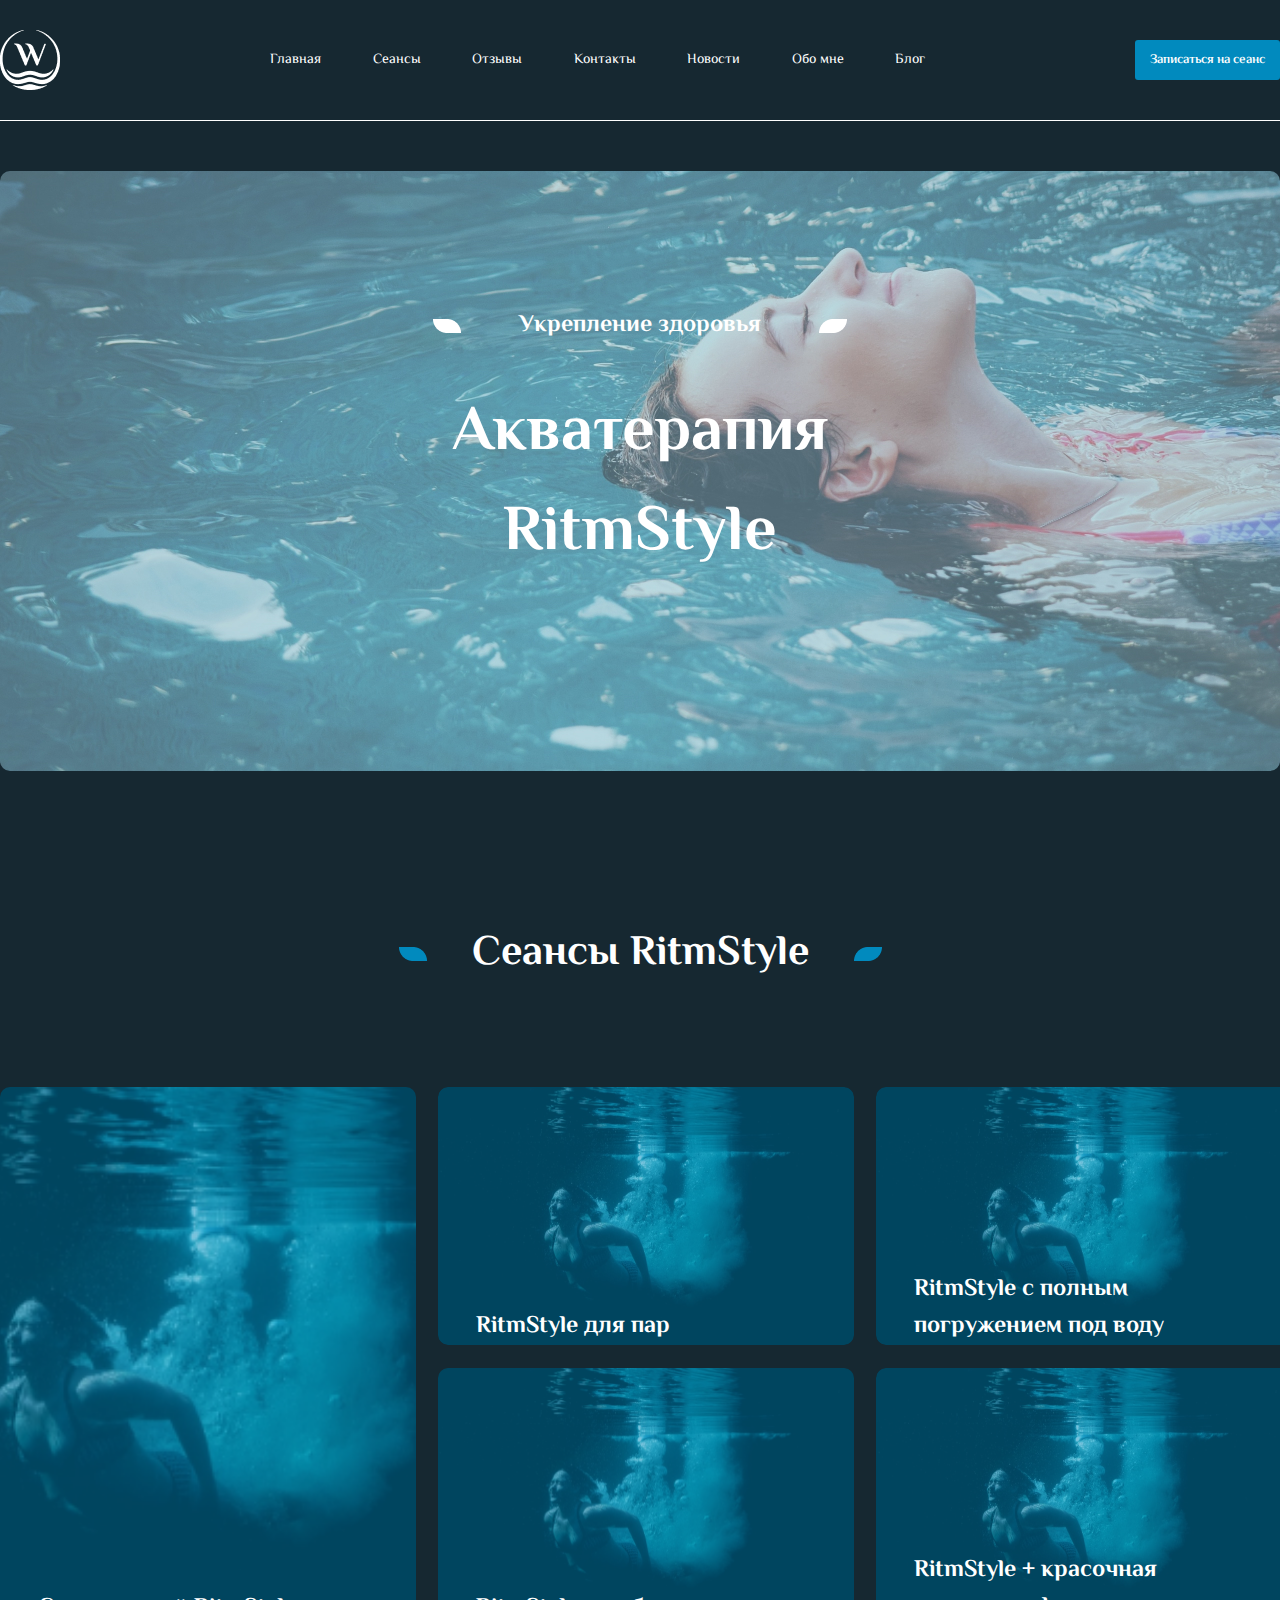
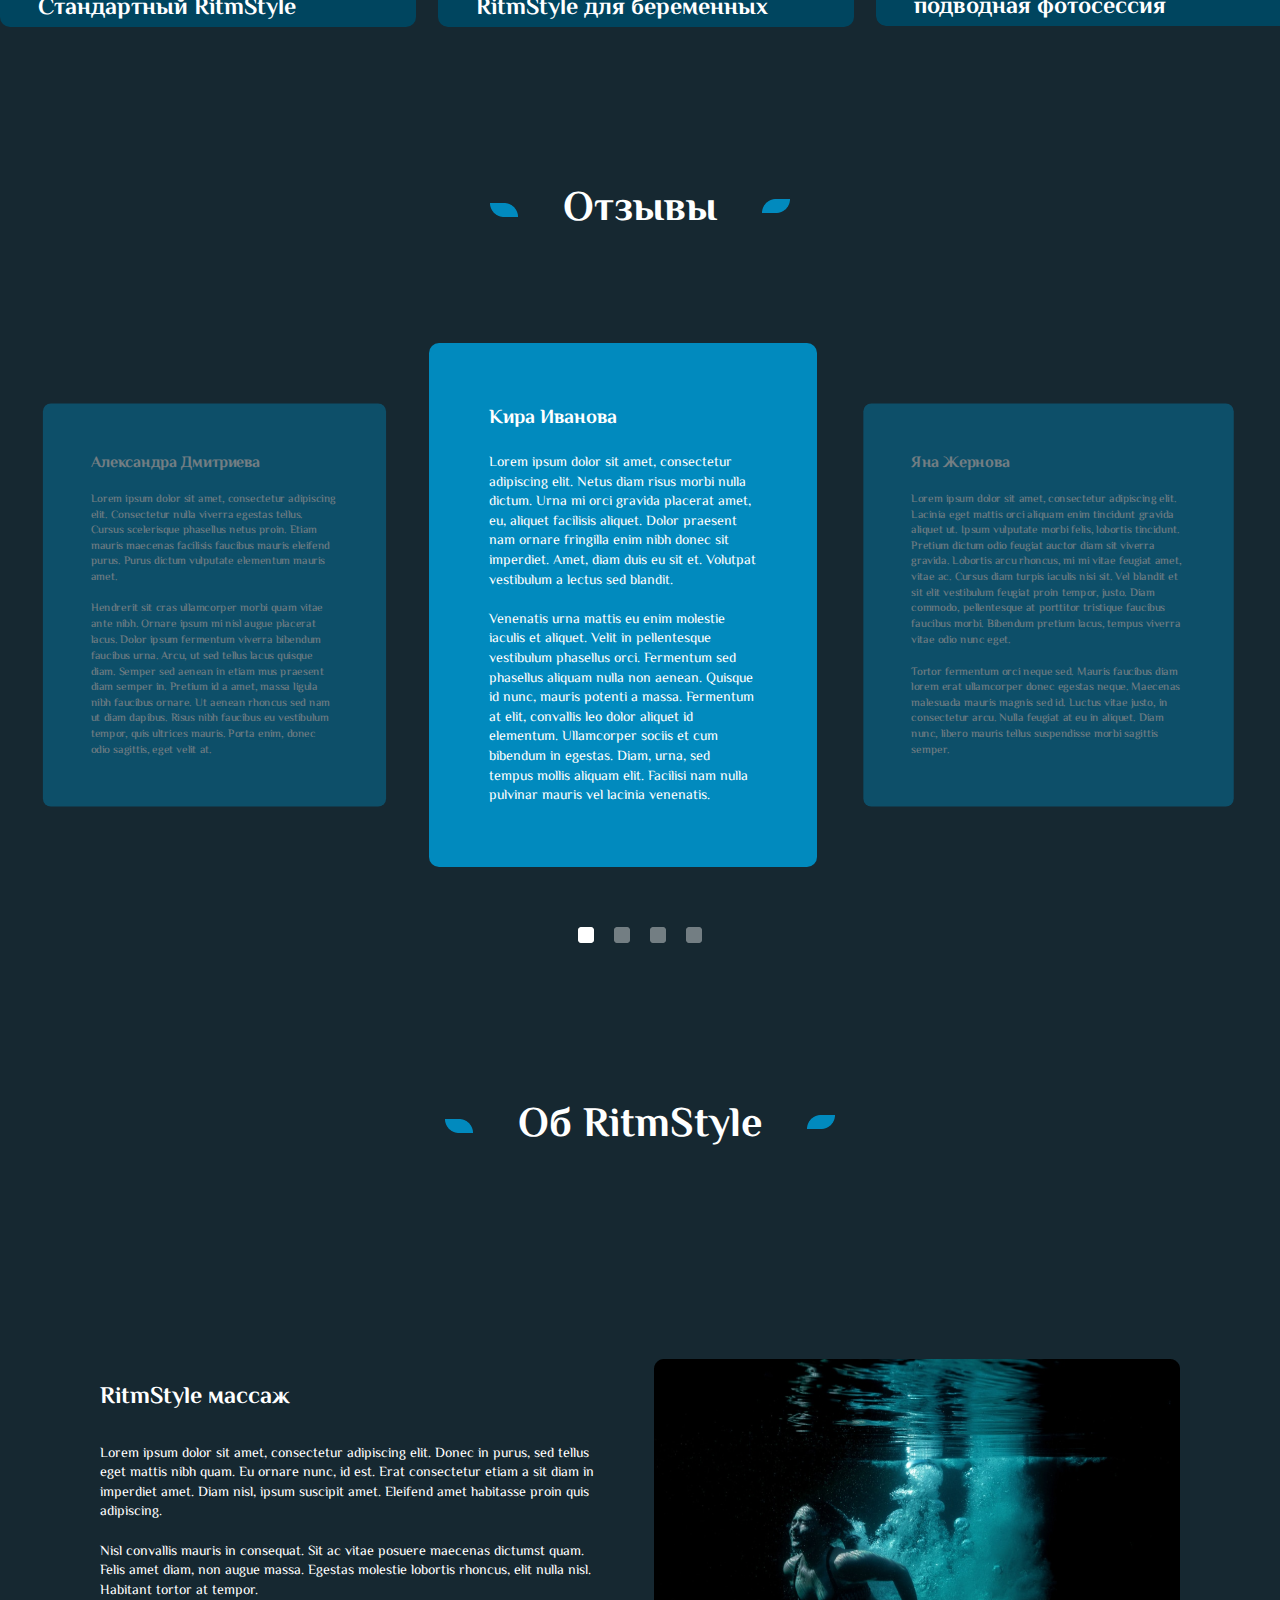
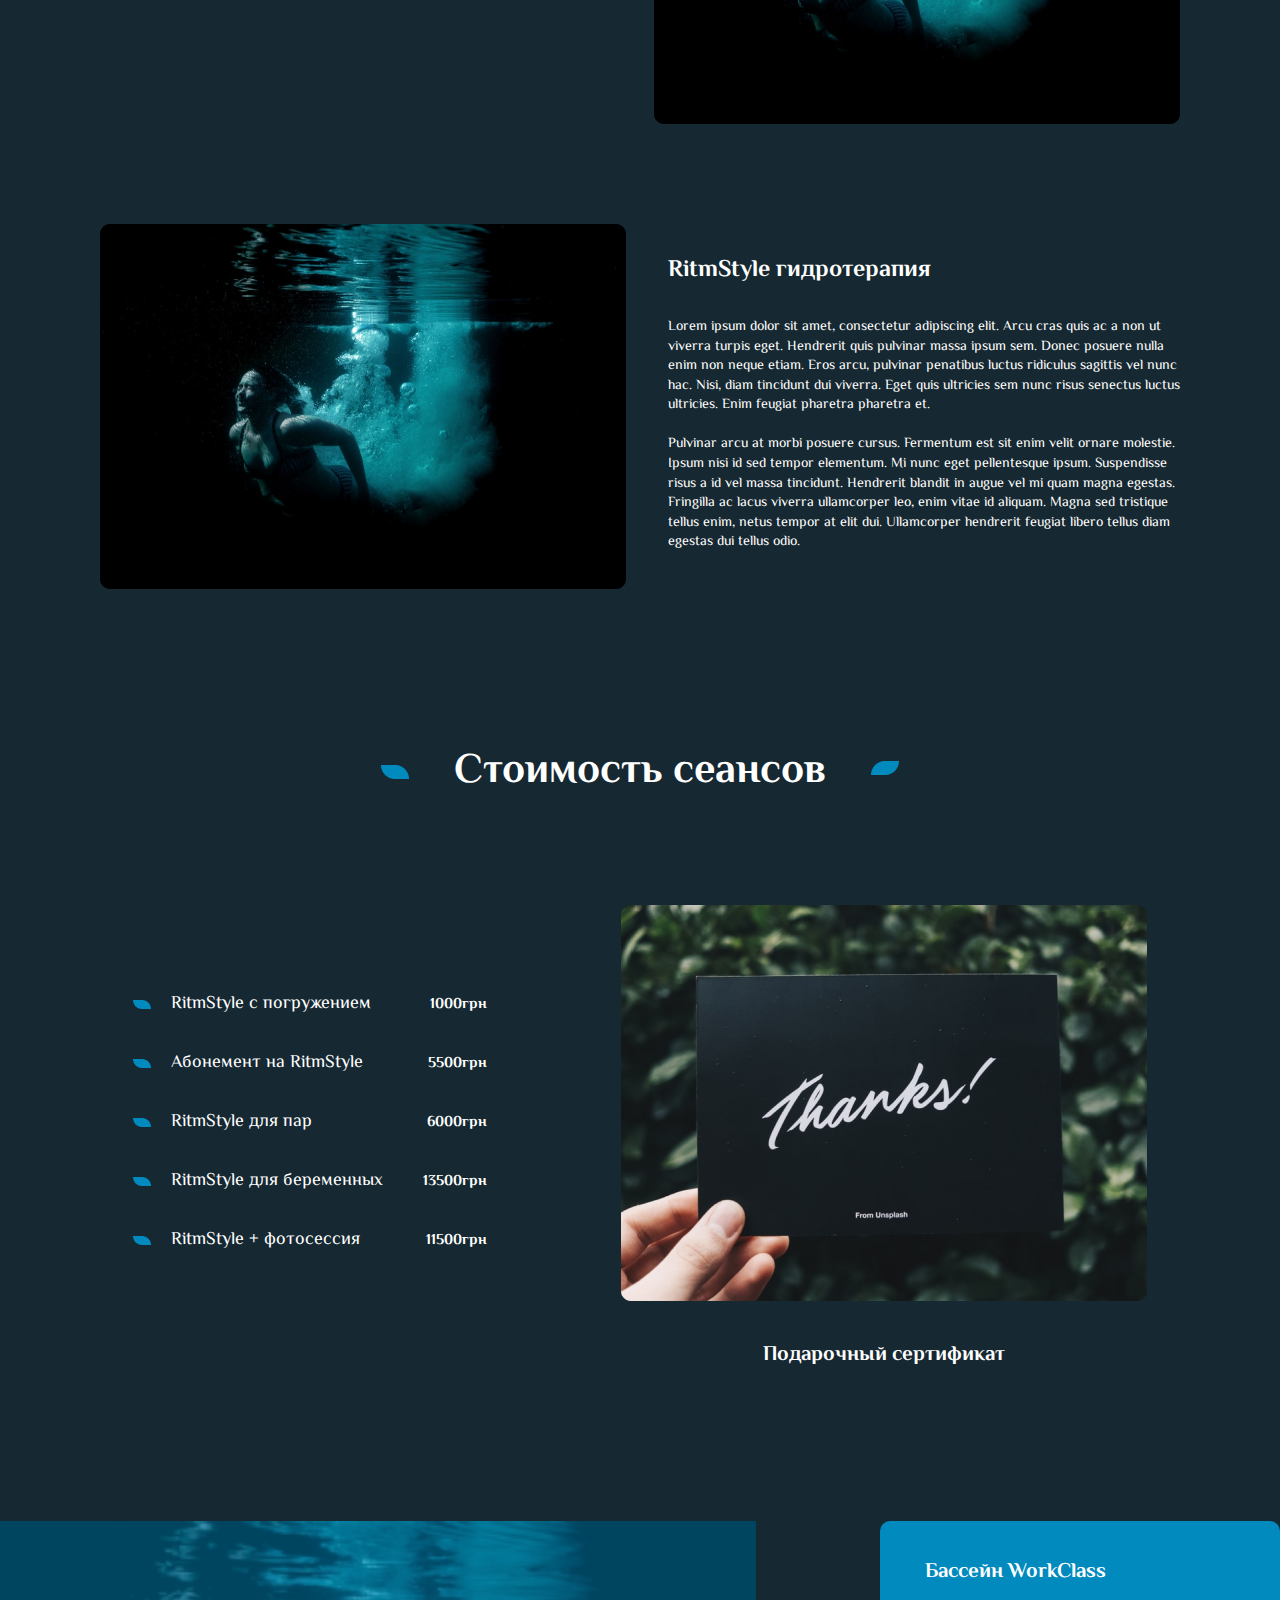
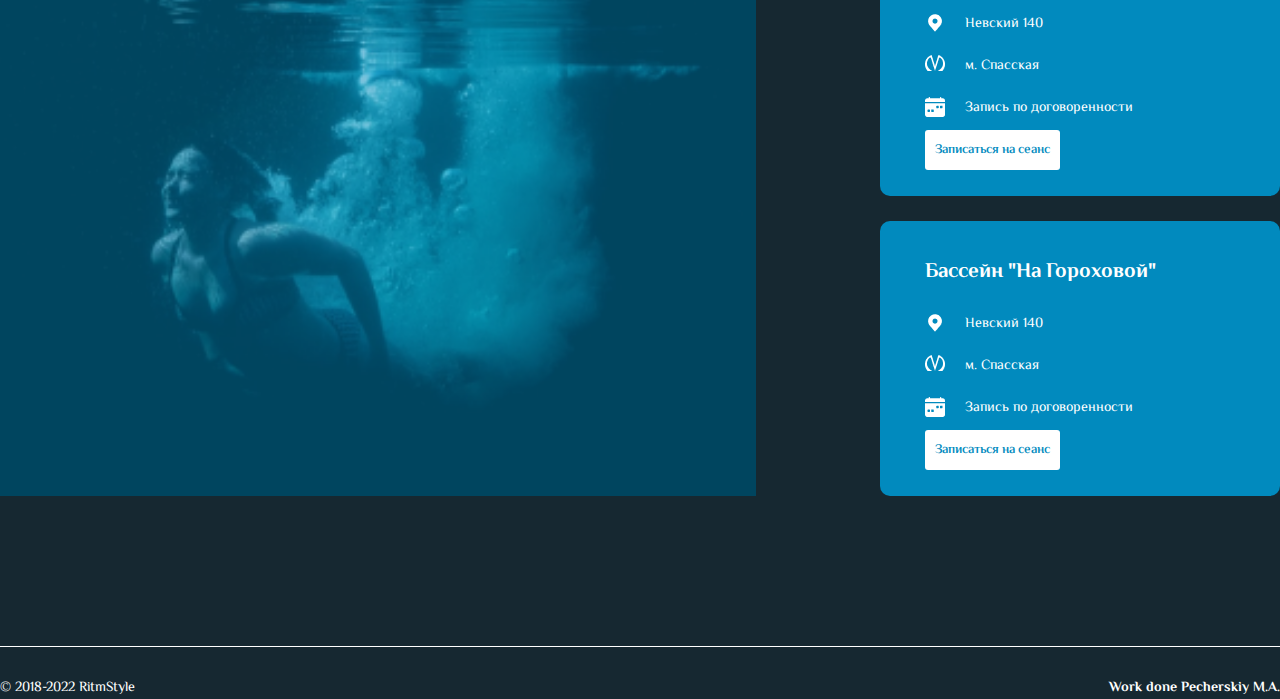
<file: index.html>
<!DOCTYPE html>
<html lang="en">
	<head>
		<link rel="stylesheet" href="StyleCSS/style.css">
		<meta charset="UTF-8" />
		<meta name="viewport" content="width=device-width, initial-scale=1.0" />
		<title>Aqua</title>
	</head>
	<body>
		<header class="header">
			<div class="container">
				<img class="header__img" src="images/logo.png" alt="" />
				<nav class="nav__menu">
					<ul class="nav__menu-list">
						<li class="nav__item"><a href="index.html">Главная</a></li>
						<li class="nav__item"><a href="seans.html">Сеансы</a></li>
						<li class="nav__item"><a href="">Отзывы</a></li>
						<li class="nav__item"><a href="">Контакты</a></li>
						<li class="nav__item"><a href="news.html">Новости</a></li>
						<li class="nav__item"><a href="">Обо мне</a></li>
						<li class="nav__item"><a href="blog.html">Блог</a></li>
					</ul>
				</nav>
				<a href="" class="btn">Записаться на сеанс</a>
			</div>
		</header>

		<main class="main">
			<section class="welcome">
				<div class="container">
					<div class="welcome__title">
						<img src="images/left-icon.png" alt="" />
						<p class="welcome__text">Укрепление здоровья</p>
						<img src="images/right-icon.png" alt="" />
					</div>
					<h1 class="welcome__subtitle">Акватерапия <br />RitmStyle</h1>
				</div>
			</section>

			<section class="services">
				<div class="container">
					<div class="services__title">
						<img src="images/left1.png" alt="" />
						<p class="services_text">Сеансы RitmStyle</p>
						<img src="images/right1.png" alt="" />
					</div>

					<nav class="services__nav">
						<ul class="services__list">
							<li class="services__item services__item-1">
								<a href="" class="services__link">Стандартный RitmStyle</a>
							</li>
							<li class="services__item services__item-2">
								<a href="" class="services__link">RitmStyle для пар</a>
							</li>
							<li class="services__item services__item-3">
								<a href="" class="services__link"
									>RitmStyle для беременных</a
								>
							</li>
							<li class="services__item services__item-4">
								<a href="" class="services__link">RitmStyle с полным погружением под воду</a>
							</li>
							<li class="services__item services__item-5">
								<a href="" class="services__link"
									>RitmStyle + красочная подводная фотосессия</a
								>
							</li>
						</ul>
					</nav>
				</div>
			</section>

      <section class="reviews">
        <div class="reviews__title">
          <img src="images/left1.png" alt="" />
          <p class="services_text">Отзывы<p>
          <img src="images/right1.png" alt="" />
        </div>
        <div class="reviews__list">
          <div class="reviews__item">
              <h3>Александра Дмитриева</h3>
              <p>Lorem ipsum dolor sit amet, consectetur adipiscing elit. Consectetur nulla viverra egestas tellus. Cursus scelerisque phasellus netus proin. Etiam mauris maecenas facilisis faucibus mauris eleifend purus. Purus dictum vulputate elementum mauris amet.<br><br>
              Hendrerit sit cras ullamcorper morbi quam vitae ante nibh. Ornare ipsum mi nisl augue placerat lacus. Dolor ipsum fermentum viverra bibendum faucibus urna. Arcu, ut sed tellus lacus quisque diam. Semper sed aenean in etiam mus praesent diam semper in. Pretium id a amet, massa ligula nibh faucibus ornare. Ut aenean rhoncus sed nam ut diam dapibus. Risus nibh faucibus eu vestibulum tempor, quis ultrices mauris. Porta enim, donec odio sagittis, eget velit at.</p>
          </div>
          <div class="reviews__item ">
              <h3>Кира Иванова</h3>
              <p>Lorem ipsum dolor sit amet, consectetur adipiscing elit. Netus diam risus morbi nulla dictum. Urna mi orci gravida placerat amet, eu, aliquet facilisis aliquet. Dolor praesent nam ornare fringilla enim nibh donec sit imperdiet. Amet, diam duis eu sit et. Volutpat vestibulum a lectus sed blandit.<br><br>
              Venenatis urna mattis eu enim molestie iaculis et aliquet. Velit in pellentesque vestibulum phasellus orci. Fermentum sed phasellus aliquam nulla non aenean. Quisque id nunc, mauris potenti a massa. Fermentum at elit, convallis leo dolor aliquet id elementum. Ullamcorper sociis et cum bibendum in egestas. Diam, urna, sed tempus mollis aliquam elit. Facilisi nam nulla pulvinar mauris vel lacinia venenatis.</p>
          </div>
          <div class="reviews__item">
              <h3>Яна Жернова</h3>
              <p>Lorem ipsum dolor sit amet, consectetur adipiscing elit. Lacinia eget mattis orci aliquam enim tincidunt gravida aliquet ut. Ipsum vulputate morbi felis, lobortis tincidunt. Pretium dictum odio feugiat auctor diam sit viverra gravida. Lobortis arcu rhoncus, mi mi vitae feugiat amet, vitae ac. Cursus diam turpis iaculis nisi sit. Vel blandit et sit elit vestibulum feugiat proin tempor, justo. Diam commodo, pellentesque at porttitor tristique faucibus faucibus morbi. Bibendum pretium lacus, tempus viverra vitae odio nunc eget.<br><br>
              Tortor fermentum orci neque sed. Mauris faucibus diam lorem erat ullamcorper donec egestas neque. Maecenas malesuada mauris magnis sed id. Luctus vitae justo, in consectetur arcu. Nulla feugiat at eu in aliquet. Diam nunc, libero mauris tellus suspendisse morbi sagittis semper. </p>

          </div>
        </div>


        <div class="reviews__image">
          <img src="images/bar-box.png" alt="" class="reviews__image-item reviews__image-item-1">
          <img src="images/bar-box.png" alt="" class="reviews__image-item">
          <img src="images/bar-box.png" alt="" class="reviews__image-item">
          <img src="images/bar-box.png" alt="" class="reviews__image-item">
        </div>
      </section>

      <section class="about">
        <div class="container">
          <div class="about__title">
            <img src="images/left1.png" alt="" />
            <p class="services_text">Об RitmStyle<p>
            <img src="images/right1.png" alt="" />
          </div>

          <div class="about__box">
            <div class="about__item about__item-1">
              <h2>RitmStyle массаж </h2>
              <p>Lorem ipsum dolor sit amet, consectetur adipiscing elit. Donec in purus, sed tellus eget mattis nibh quam. Eu ornare nunc, id est. Erat consectetur etiam a sit diam in imperdiet amet. Diam nisl, ipsum suscipit amet. Eleifend amet habitasse proin quis adipiscing.<br><br>
              Nisl convallis mauris in consequat. Sit ac vitae posuere maecenas dictumst quam. Felis amet diam, non augue massa. Egestas molestie lobortis rhoncus, elit nulla nisl. Habitant tortor at tempor.</p>
            </div>

            <img src="images/about-img.png" alt="">
            <img src="images/about-img.png" alt="">

            <div class="about__item about__item-2">
              <h2>RitmStyle гидротерапия</h2>
              <p>Lorem ipsum dolor sit amet, consectetur adipiscing elit. Arcu cras quis ac a non ut viverra turpis eget. Hendrerit quis pulvinar massa ipsum sem. Donec posuere nulla enim non neque etiam. Eros arcu, pulvinar penatibus luctus ridiculus sagittis vel nunc hac. Nisi, diam tincidunt dui viverra. Eget quis ultricies sem nunc risus senectus luctus ultricies. Enim feugiat pharetra pharetra et. <br><br>
              Pulvinar arcu at morbi posuere cursus. Fermentum est sit enim velit ornare molestie. Ipsum nisi id sed tempor elementum. Mi nunc eget pellentesque ipsum. Suspendisse risus a id vel massa tincidunt. Hendrerit blandit in augue vel mi quam magna egestas. Fringilla ac lacus viverra ullamcorper leo, enim vitae id aliquam. Magna sed tristique tellus enim, netus tempor at elit dui. Ullamcorper hendrerit feugiat libero tellus diam egestas dui tellus odio.</p>
          </div>
        </div>
      </section>

			<section class="price">
				<div class="container">
					<div class="price__title">
            <img src="images/left1.png" alt="" />
            <p class="services_text">Стоимость сеансов<p>
            <img src="images/right1.png" alt="" />
          </div>

					<div class="price__content">
						<div class="price__content-items">
							<div class="price__content-item">
								<div>
									<img src="images/left1.png" alt="">
									<h3>RitmStyle с погружением</h3>
								</div>
								<p>1000грн</p>
							</div>
							<div class="price__content-item">
								<div>
									<img src="images/left1.png" alt="">
									<h3>Абонемент на RitmStyle</h3>
								</div>
								<p>5500грн</p>
							</div>
							<div class="price__content-item">
								<div>
									<img src="images/left1.png" alt="">
									<h3>RitmStyle для пар</h3>
								</div>
								<p>6000грн</p>
							</div>
							<div class="price__content-item">
								<div>
									<img src="images/left1.png" alt="">
									<h3>RitmStyle для беременных</h3>
								</div>
								<p>13500грн</p>
							</div>
							<div class="price__content-item">
								<div>
									<img src="images/left1.png" alt="">
									<h3>RitmStyle +  фотосессия</h3>
								</div>
								<p>11500грн</p>
							</div>
						</div>
						<div class="price__content-img">
							<img src="images/gift.png" alt="">
							<p>Подарочный сертификат </p>
						</div>
					</div>
				</div>
			</section>

			<section class="contacts">
				<div class="container">
					<img class="contacts__image" src="images/seans-img.png" alt="">
					<div class="contacts__link">
						<div class="contacts__item">
							<h2 class="contacts__title">Бассейн WorkClass</h2>
							<div class="contacts__item-list">
								<div class="contacts__item_link">
									<img src="images/location.png" alt="">
									<p>Невский 140</p>
								</div>
								<div class="contacts__item_link">
									<img src="images/metro.png" alt="">
									<p>м. Спасская</p>
								</div>
								<div class="contacts__item_link">
									<img src="images/date.png" alt="">
									<p>Запись по договоренности</p>
								</div>
								<a class="contacts__btn" href="">Записаться на сеанс</a>
							</div>
						</div>
						<div class="contacts__item">
							<h2 class="contacts__title">Бассейн "На Гороховой"</h2>
							<div class="contacts__item-list">
								<div class="contacts__item_link">
									<img src="images/location.png" alt="">
									<p>Невский 140</p>
								</div>
								<div class="contacts__item_link">
									<img src="images/metro.png" alt="">
									<p>м. Спасская</p>
								</div>
								<div class="contacts__item_link">
									<img src="images/date.png" alt="">
									<p>Запись по договоренности</p>
								</div>
								<a class="contacts__btn" href="">Записаться на сеанс</a>
							</div>
						</div>
					</div>
				</div>
			</section>

			<section class="info">
				<div class="container">

					<p class="info__text">© 2018-2022 RitmStyle</p>
					<p class="info__text-item">Work done Pecherskiy M.A.</p>

				</div>
			</section>
		</main>
		
	</body>
</html>
</file>
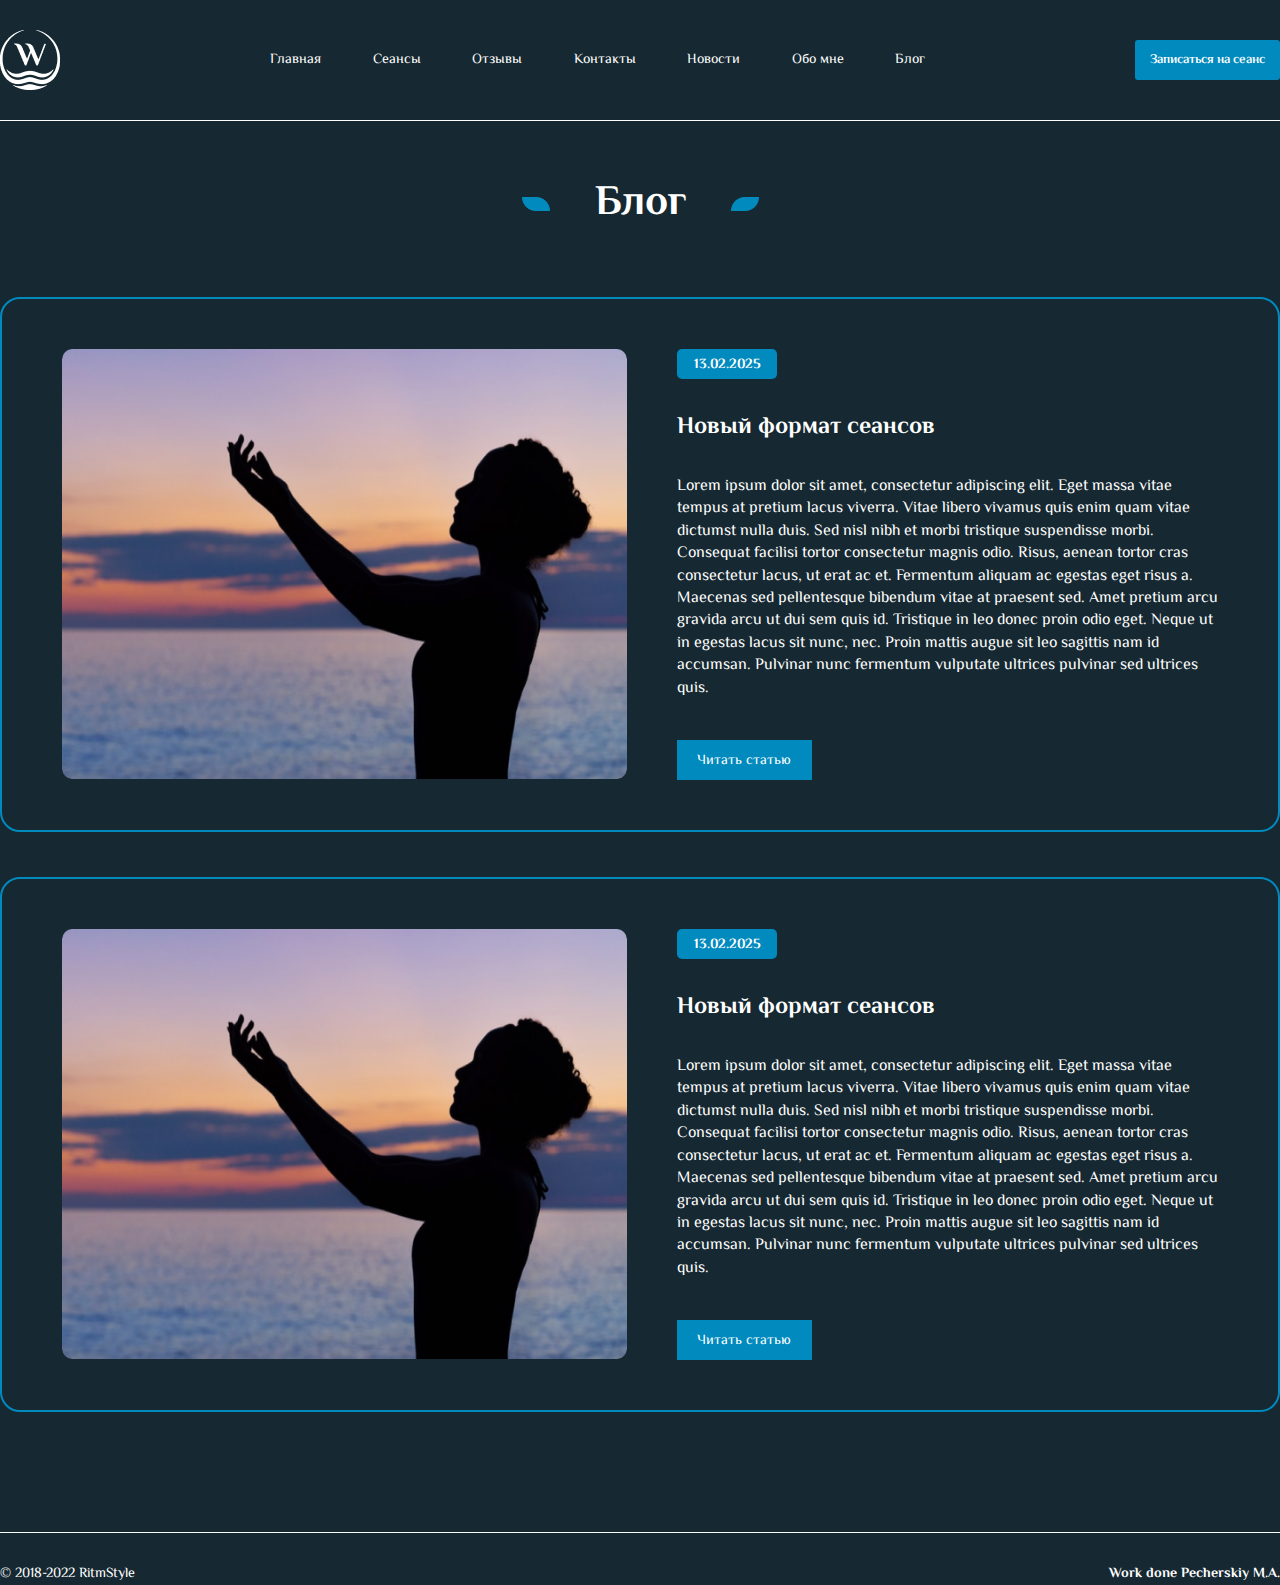
<file: blog.html>
<!DOCTYPE html>
<html lang="en">
	<head>
		<meta charset="UTF-8" />
		<meta name="viewport" content="width=device-width, initial-scale=1.0" />
		<title>Aqua-blog</title>
    <link rel="stylesheet" href="StyleCSS/style.css">
	</head>
	<body>
		<header class="header">
			<div class="container">
				<img class="header__img" src="images/logo.png" alt="" />
				<nav class="nav__menu">
					<ul class="nav__menu-list">
						<li class="nav__item"><a href="index.html">Главная</a></li>
						<li class="nav__item"><a href="seans.html">Сеансы</a></li>
						<li class="nav__item"><a href="">Отзывы</a></li>
						<li class="nav__item"><a href="">Контакты</a></li>
						<li class="nav__item"><a href="news.html">Новости</a></li>
						<li class="nav__item"><a href="">Обо мне</a></li>
						<li class="nav__item"><a href="blog.html">Блог</a></li>
					</ul>
				</nav>
				<a href="" class="btn">Записаться на сеанс</a>
			</div>
		</header>
    
    <section class="blog">
      <div class="container">
        <div class="news__title">
          <img src="images/left1.png" alt="" />
          <p class="news__text">Блог</p>
          <img src="images/right1.png" alt="" />
        </div>

        <div class="blog__block">
          <img src="images/newForm.png" alt="" class="blog__image">
          <div class="blog__info">
            <div class="blog__date">
              13.02.2025
            </div>
            <h3 class="blog__title">Новый формат сеансов</h3>
            <p class="blog__text">
              Lorem ipsum dolor sit amet, consectetur adipiscing elit. Eget massa vitae tempus at pretium lacus viverra. Vitae libero vivamus quis enim quam vitae dictumst nulla duis. Sed nisl nibh et morbi tristique suspendisse morbi. Consequat facilisi tortor consectetur magnis odio. Risus, aenean tortor cras consectetur lacus, ut erat ac et. Fermentum aliquam ac egestas eget risus a. Maecenas sed pellentesque bibendum vitae at praesent sed. Amet pretium arcu gravida arcu ut dui sem quis id. Tristique in leo donec proin odio eget. Neque ut in egestas lacus sit nunc, nec. Proin mattis augue sit leo sagittis nam id accumsan. Pulvinar nunc fermentum vulputate ultrices pulvinar sed ultrices quis.
            </p>
            <a href=""><div class="blog__btn">Читать статью</div></a>
          </div> 
        </div>

        <div class="blog__block blog__block-1">
          <img src="images/newForm.png" alt="" class="blog__image">
          <div class="blog__info">
            <div class="blog__date">
              13.02.2025
            </div>
            <h3 class="blog__title">Новый формат сеансов</h3>
            <p class="blog__text">
              Lorem ipsum dolor sit amet, consectetur adipiscing elit. Eget massa vitae tempus at pretium lacus viverra. Vitae libero vivamus quis enim quam vitae dictumst nulla duis. Sed nisl nibh et morbi tristique suspendisse morbi. Consequat facilisi tortor consectetur magnis odio. Risus, aenean tortor cras consectetur lacus, ut erat ac et. Fermentum aliquam ac egestas eget risus a. Maecenas sed pellentesque bibendum vitae at praesent sed. Amet pretium arcu gravida arcu ut dui sem quis id. Tristique in leo donec proin odio eget. Neque ut in egestas lacus sit nunc, nec. Proin mattis augue sit leo sagittis nam id accumsan. Pulvinar nunc fermentum vulputate ultrices pulvinar sed ultrices quis.
            </p>
            <a href=""><div class="blog__btn">Читать статью</div></a>
          </div> 
        </div>
      </div>
    </section>

    <section class="info">
      <div class="container">

        <p class="info__text">© 2018-2022 RitmStyle</p>
        <p class="info__text-item">Work done Pecherskiy M.A.</p>
      </div>
    </section>

  </body>
  </html>
</file>
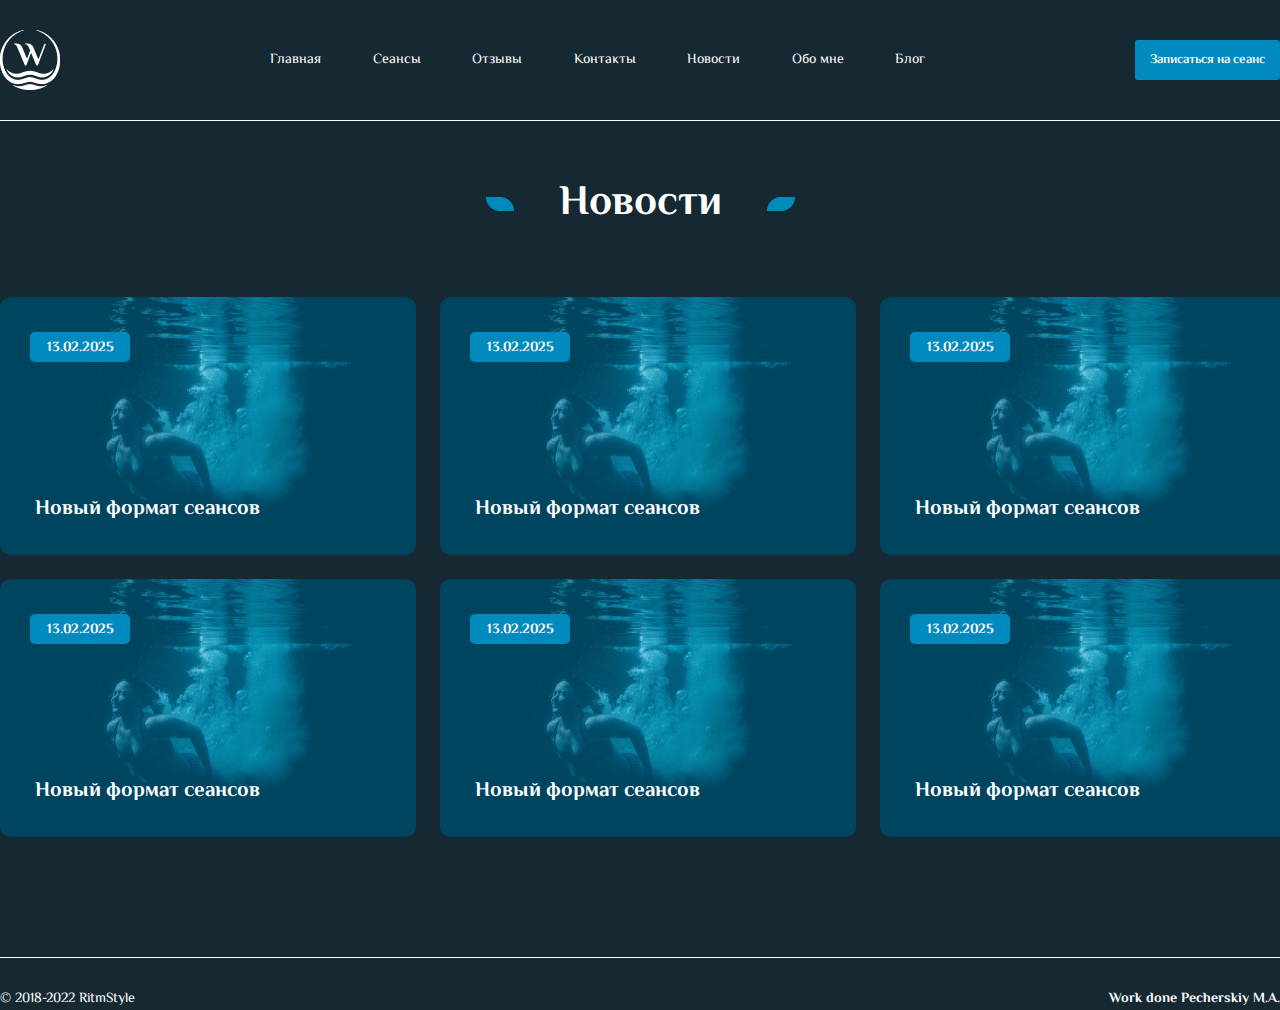
<file: news.html>
<!DOCTYPE html>
<html lang="en">
	<head>
		<meta charset="UTF-8" />
		<meta name="viewport" content="width=device-width, initial-scale=1.0" />
		<title>Aqua-news</title>
    <link rel="stylesheet" href="StyleCSS/style.css">

	</head>
	<body>
		<header class="header">
			<div class="container">
				<img class="header__img" src="images/logo.png" alt="" />
				<nav class="nav__menu">
					<ul class="nav__menu-list">
						<li class="nav__item"><a href="index.html">Главная</a></li>
						<li class="nav__item"><a href="seans.html">Сеансы</a></li>
						<li class="nav__item"><a href="">Отзывы</a></li>
						<li class="nav__item"><a href="">Контакты</a></li>
						<li class="nav__item"><a href="news.html">Новости</a></li>
						<li class="nav__item"><a href="">Обо мне</a></li>
						<li class="nav__item"><a href="blog.html">Блог</a></li>
					</ul>
				</nav>
				<a href="" class="btn">Записаться на сеанс</a>
			</div>
		</header>

      <section class="news">
        <div class="container">
          <div class="news__title">
            <img src="images/left1.png" alt="" />
						<p class="news__text">Новости</p>
            <img src="images/right1.png" alt="" />
					</div>
          <div class="news__content">
            <a href="" class="news__item">
              <div class="news__date">
                13.02.2025
              </div>
              <h2>Новый формат сеансов</h2>
            </a>
            <a href="" class="news__item">
              <div class="news__date">
                13.02.2025
              </div>
              <h2>Новый формат сеансов</h2>
            </a>
            <a href="" class="news__item">
              <div class="news__date">
                13.02.2025
              </div>
              <h2>Новый формат сеансов</h2>
            </a>
            <a href="" class="news__item">
              <div class="news__date">
                13.02.2025
              </div>
              <h2>Новый формат сеансов</h2>
            </a>
            <a href="" class="news__item">
              <div class="news__date">
                13.02.2025
              </div>
              <h2>Новый формат сеансов</h2>
            </a>
            <a href="" class="news__item">
              <div class="news__date">
                13.02.2025
              </div>
              <h2>Новый формат сеансов</h2>
            </a>
          </div>
        </div>
      </section>

      <section class="info">
				<div class="container">

					<p class="info__text">© 2018-2022 RitmStyle</p>
          <p class="info__text-item">Work done Pecherskiy M.A.</p>

				</div>
			</section>

  </body>
</html>
</file>
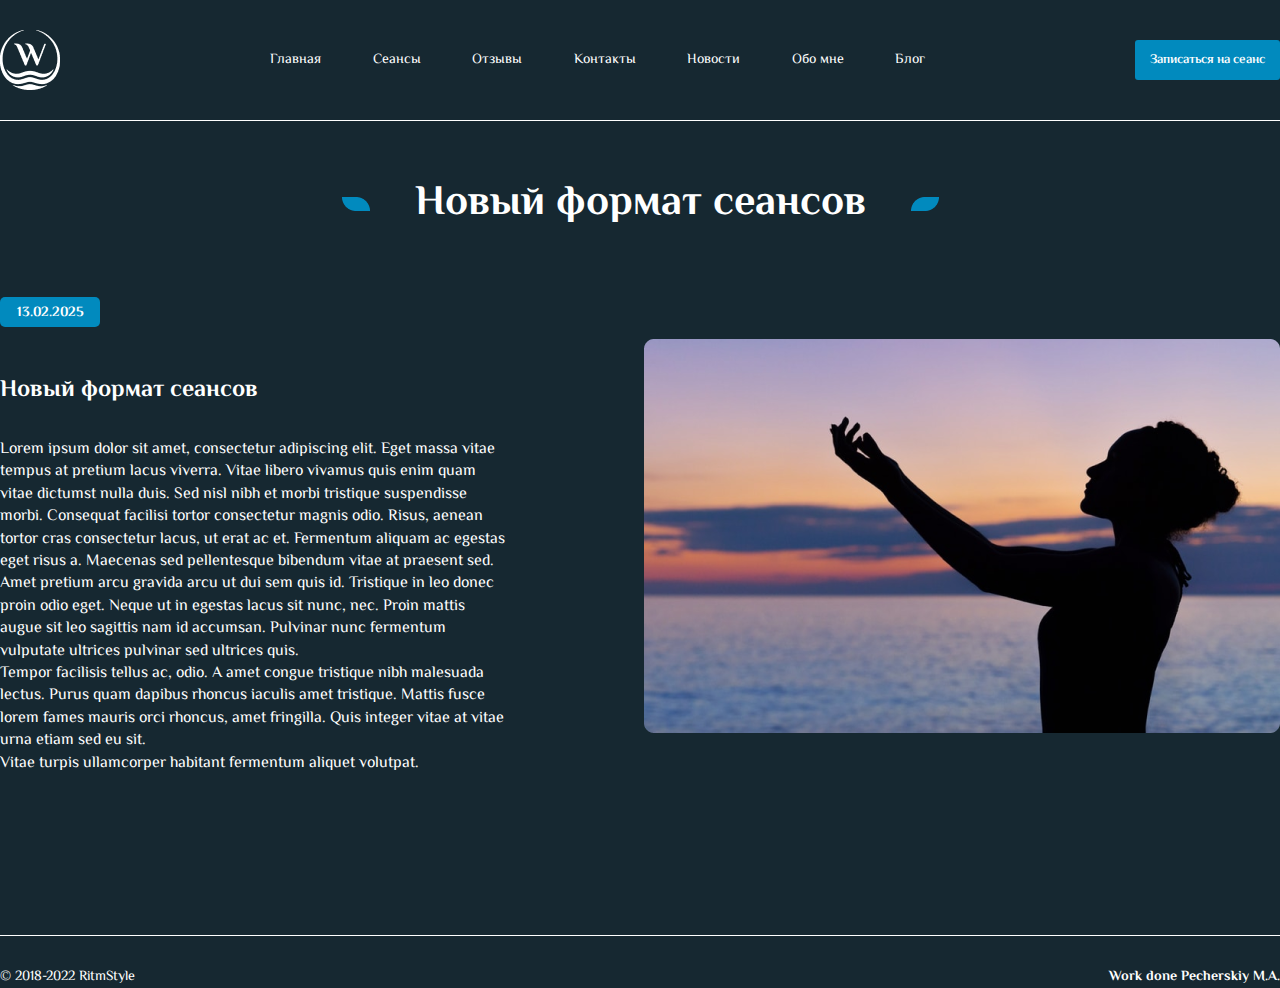
<file: seans.html>
<!DOCTYPE html>
<html lang="en">
	<head>
		<meta charset="UTF-8" />
		<meta name="viewport" content="width=device-width, initial-scale=1.0" />
		<title>Aqua-seans</title>
    <link rel="stylesheet" href="StyleCSS/style.css">
	</head>
	<body>
		<header class="header">
			<div class="container">
				<img class="header__img" src="images/logo.png" alt="" />
				<nav class="nav__menu">
					<ul class="nav__menu-list">
						<li class="nav__item"><a href="index.html">Главная</a></li>
						<li class="nav__item"><a href="">Сеансы</a></li>
						<li class="nav__item"><a href="">Отзывы</a></li>
						<li class="nav__item"><a href="">Контакты</a></li>
						<li class="nav__item"><a href="news.html">Новости</a></li>
						<li class="nav__item"><a href="">Обо мне</a></li>
						<li class="nav__item"><a href="blog.html">Блог</a></li>
					</ul>
				</nav>
				<a href="" class="btn">Записаться на сеанс</a>
			</div>
		</header>

    <section class="seans">
      <div class="container">
        <div class="news__title">
          <img src="images/left1.png" alt="" />
          <p class="news__text">Новый формат сеансов</p>
          <img src="images/right1.png" alt="" />
        </div>
        <div class="seans__block">
          <div class="seans__info">
            <div class="seans__date">
              13.02.2025
            </div>
            <h3 class="seans__title">Новый формат сеансов</h3>
            <p class="seans__text">Lorem ipsum dolor sit amet, consectetur adipiscing elit. Eget massa vitae tempus at pretium lacus viverra. Vitae libero vivamus quis enim quam vitae dictumst nulla duis. Sed nisl nibh et morbi tristique suspendisse morbi. Consequat facilisi tortor consectetur magnis odio. Risus, aenean tortor cras consectetur lacus, ut erat ac et. Fermentum aliquam ac egestas eget risus a. Maecenas sed pellentesque bibendum vitae at praesent sed. Amet pretium arcu gravida arcu ut dui sem quis id. Tristique in leo donec proin odio eget. Neque ut in egestas lacus sit nunc, nec. Proin mattis augue sit leo sagittis nam id accumsan. Pulvinar nunc fermentum vulputate ultrices pulvinar sed ultrices quis.</p>
            <p class="seans__text">Tempor facilisis tellus ac, odio. A amet congue tristique nibh malesuada lectus. Purus quam dapibus rhoncus iaculis amet tristique. Mattis fusce lorem fames mauris orci rhoncus, amet fringilla. Quis integer vitae at vitae urna etiam sed eu sit.</p>
            <p class="seans__text">Vitae turpis ullamcorper habitant fermentum aliquet volutpat. </p>
          </div>
          <img src="images/newForm.png" alt="" class="seans__image">
        </div>
      </div>
    </section>

    <section class="info">
      <div class="container">

        <p class="info__text">© 2018-2022 RitmStyle</p>
        <p class="info__text-item">Work done Pecherskiy M.A.</p>

      </div>
    </section>
  </body>
</html>
</file>
<file: StyleCSS/style.css>
@import url('https://fonts.googleapis.com/css2?family=Poppins:wght@400;500;700&family=Roboto&display=swap');
@import url('https://fonts.googleapis.com/css2?family=El+Messiri:wght@400..700&family=Poppins:wght@400;500;600;700&family=Roboto&display=swap');

body{
  font-family: 'Roboto', sans-serif;
  font-family: 'El Messiri', sans-serif;
  background-color: #162831;
  font-size: 14px;
  font-weight: 300;
}

*,
*::after,
*::before {
  box-sizing: border-box;
}

body {
  margin: 0;
}

h1,
h2,
h3,
h4,
h5,
h6,
p,
ul,
ol,
li {
  margin: 0;
  padding: 0;
}


a {
  color: inherit;
  text-decoration: none;
}

button,
input {
  color: currentColor;
  font-family: inherit;
  font-size: inherit;
}

ul,
ol {
  list-style: none;
}

.visually-hidden {
  position: absolute;
  inline-size: 1px;
  block-size: 1px;
  overflow: hidden;
  clip: rect(0 0 0 0);
  clip-path: inset(50%);
  white-space: nowrap;
}

.container {
  margin-left: auto;
  margin-right: auto;
  max-width: 1300px;
}

.header {
  margin: 30px 0 50px 0;
}



.header .container{
  display: flex;
  align-items: center;
  justify-content: space-between;
  border-bottom: 1px #fff solid;
  padding-bottom: 30px;
}

.nav__menu-list {
  display: flex;
  align-items: center;
  justify-content: space-between;
  width: 655px;
}

.nav__item {
font-weight: 400;
font-size: 14px;
color: #FFFFFF;
}

.btn {
  color: #FFFFFF;
  padding: 10px 15px;
  background-color: #018ABE;
  border-radius: 3px;
  font-weight: 600;
  font-size: 13px;
}
.btn:hover{
  opacity: 0.9;
  transition: 0.7s;
  background-color: #162831;
}

.welcome{
  margin-bottom: 150px; 
}

.welcome .container {
  height: 600px;
  background-image: url(../images/main-bg.jpg);
  background-repeat: no-repeat;
  background-position: center;
  background-size: cover;
  border-radius: 10px;

}

.welcome__title {
  display: flex;
  align-items: center;
  justify-content: space-between;
  margin: 0 433px 40px;
  padding-top: 136px;  
}

.welcome__text {
font-weight: 700;
font-size: 24px;
color: #FFFFFF;
}

.welcome__subtitle {
text-align: center;
color: #FFFFFF;
font-weight: 700;
font-size: 64px;
}

.services {
  margin-bottom: 150px;
}

.services__title {
  display: flex;
  align-items: center;
  justify-content: center;
  margin-bottom: 100px;
}

.services_text {
font-weight: 700;
font-size: 42px;
text-align: center;
color: #FFFFFF;
margin: 0 45px;
}

.services__list {
  display: grid;
  grid-template-columns:repeat(2, 1fr);
  grid-template-rows: repeat(2, 1fr);
  gap: 22px;
}

.services__item {
background-image: url(../images/seans-img.png);
background-repeat: no-repeat;
background-position: center;
background-size: cover;
border-radius: 10px;
display: flex;
align-items: end;
justify-content: center;
}

.services__item-1{
  grid-row:span 2 ;
  width: 416px;
  height: 540px;
}
.services__item-2{
  grid-column-start: 2;
  grid-row: 1/2;
  width: 416px;
  height: 258px;
}

.services__item-3{
  grid-column-start: 2;
  grid-row: 2/3;  
}

.services__item-4{
  grid-column-start: 3;
  grid-row: 1/3;
  width: 416px;
  height: 258px;
}
.services__item-5{
  grid-column-start: 3;
  grid-row: 2/3;
  width: 416px;
  height: 258px;
}

.services__link {
font-weight: 700;
font-size: 24px;
color: #FFFFFF;
width: 340px;  
}

.reviews__title {
  display: flex;
  align-items: center;
  justify-content: center;
  margin-bottom: 100px;
}

.reviews__list {
  display: flex;
  justify-content: space-around;
  align-items: center;
  margin-bottom: 60px;
}

.reviews__item{
  background-color: #018ABE;
  color: #FFF;
  padding: 60px;
  border-radius: 10px;
}

.reviews__item h3{
  font-size: 20px;
  font-weight: 700;
  margin-bottom: 20px;
}

.reviews__item p{
  font-size: 14px;
  font-weight: 100;
  line-height: 140%;
}

.reviews__item:nth-child(1),
.reviews__item:nth-child(3){
  transform: scale(0.8);
}
.reviews__item:nth-child(1),
.reviews__item:nth-child(3){
  opacity: 0.4;
}
.reviews__image {
  display: flex;
  justify-content: center;
  gap: 20px;
  margin-bottom: 150px;
}

.reviews__image-item {
opacity: 0.4;
}
.reviews__image-item-1 {
  opacity: 1;
  }
  .about{
    margin-bottom: 150px;
  }

  .about__title {
    display: flex;
    align-items: center;
    justify-content: center;
    margin-bottom: 100px;
  }

  .about__box {
    display: flex;
    justify-content: center;
    flex-wrap: wrap;
    align-items: center;
  }
  .about__item {
    width: 40%;
    color: #FFF;
  }

  .about__item h2{
    font-size: 24px;
    font-weight: 700;
    margin-bottom: 30px;
    line-height: 140%;
  }
  .about__item p{
    font-size: 14px;
    font-weight: 100;
    line-height: 140%;
  }
  .about__box img{
    margin-top: 100px;
  }
  .about__item-1{
    margin-right: 42px;
  }
  .about__item-2{
    margin-left: 42px;
    margin-top: 95px;
  }

  .price__title {
    display: flex;
    align-items: center;
    justify-content: center;
    margin-bottom: 100px;
  }

  .price{
    padding-bottom: 150px;
  }
  
  .price__content {
  display: flex;
  justify-content: center;
  align-items: center;
  }
  
  .price__content-items {
  margin-right: 134px;
  }
  
  .price__content-item {
  display: flex;
  align-items: center;
  justify-content: space-between;
  margin-bottom: 31px;
  }
  .price__content-item div{
    display: flex;
    align-items: center;
  }

  .price__content-item div img{
    width: 18px;
    height: 9px;
  }

  .price__content-item div h3{
    font-size: 18px;
    color: #FFF;
    font-weight: 300;
    margin-left: 20px;
  }
  .price__content-item p{
    margin-left: 40px;
    font-size: 15px;
    font-weight: 700;
    color: #FFF;
  }
  .price__content-img p{
    font-size: 21px;
    text-align: center;
    color: #FFF;
    font-weight: 700;
    margin-top: 30px;
  }
  .contacts {
    margin-bottom: 150px;
  }
  .contacts .container {
    display: flex;
    justify-content: space-between;
  }
  .contacts__image{
    width: 756px;
    height: 575px;
    object-fit: cover;
  }

  .contacts__item {
    background-color: #018ABE;
    font-weight: 400;
    font-size: 14px;
    color: #FFFFFF;
    padding: 35px 45px;
    border-radius: 10px;
    width: 400px;
  }
  .contacts__item:nth-child(1){
    margin-bottom: 25px;
  }

  
  .contacts__title {
    margin-bottom: 25px;
  }
  .contacts__item_link{
    display: flex;
    justify-content: start;
    align-items: start;
  }

  .contacts__item_link img{
    margin-right: 20px;
  }
  .contacts__item-list p {
    margin-bottom: 20px;
  }
  .contacts__btn {
    font-size: 13px;
    font-weight: 600;
    padding: 10px;
    background-color: #fff;
    border-radius: 3px;
    color: #018ABE;
    text-align: center;
  }

  .info .container{
  display: flex;
  justify-content: space-between;
  align-items: center;
  border-top: 1px #fff solid;
  padding-top: 30px;
  
  }

  .info__text{
  font-size: 14px;
  color: #FFFFFF;
  }
  .info__text-item{
  font-weight: 700;
  font-size: 14px;
  color: #FFFFFF;
  }

  .news {
  margin-bottom: 120px;
}

  .news__title {
    display: flex;
    align-items: center;
    justify-content: center; 
    margin-bottom: 60px;
  }
  
  .news__text {
    font-weight: 700;
    font-size: 42px;
    color: #FFFFFF;
    padding: 0 45px;
  }

  .news__content {
    display: grid;
    grid-template-columns: repeat(3, 1fr);
    grid-template-rows: repeat(2,1fr);
    gap: 24px;

}
  .news__item {
    width: 416px;
    height: 258px;
    background-image: url(../images/seans-img.png);
    background-repeat: no-repeat;
    background-position: center;
    background-size: cover;
    border-radius: 10px;
    display: flex;
    flex-direction: column;
    justify-content: space-between;
    transition: transform 0.3 ease;
}
  .news__item:hover{
    transform: scale(1.05);
  }
  .news__date {
    color: #fff;
    background-color: #018ABE;
    padding: 5px 12px;
    width: 100px;
    height: 30px;
    border-radius: 5px;
    margin-top: 35px;
    margin-left: 30px;
    text-align: center;
    font-size: 14px;
    font-weight: 700;
}

.news__item h2{
  font-size: 21px;
  font-weight: 700;
  color: #fff;
  margin-bottom: 30px;
  margin-left: 35px;
}

.seans {
  margin-bottom: 160px;

}

.seans__block {
display: flex;
justify-content: space-between;
align-items: center;
}

.seans__date {
  color: #fff;
  background-color: #018ABE;
  padding: 5px 12px;
  width: 100px;
  height: 30px;
  border-radius: 5px;
  text-align: center;
  font-size: 14px;
  font-weight: 700;
  margin-bottom: 45px;
}

.seans__title {
font-size: 24px;
font-weight: 700;
margin-bottom: 30px;
color: #fff;

}

.seans__text {
  color: #fff;
  font-weight: 300;
  font-size: 16px;
  line-height: 140%;
  margin-right: 135px;
}


.blog__block {
  display: flex;
  align-items: start;
  border: 2px solid #018ABE;
  padding: 50px 60px;
  border-radius: 20px;
  margin-bottom: 45px;
}

.blog__block-1{
  margin-bottom: 120px;
}

.blog__image {
  margin-right: 50px;
  max-width: 565px;
  height: 430px;
  border-radius: 10px;
}


.blog__date {
  color: #fff;
  background-color: #018ABE;
  padding: 5px 12px;
  width: 100px;
  height: 30px;
  border-radius: 5px;
  text-align: center;
  font-size: 14px;
  font-weight: 700;
  margin-bottom: 30px;
}

.blog__title {
  font-size: 24px;
  font-weight: 700;
  margin-bottom: 30px;
  color: #fff;
}

.blog__text{
  color: #fff;
  font-weight: 300;
  font-size: 16px;
  line-height: 140%;
  margin-bottom: 40px;  
}
.blog__btn {
  width: 135px;
  height: 40px;
  background-color: #018ABE;
  padding: 10px 20px;
  color: #FFF;
}
</file>
